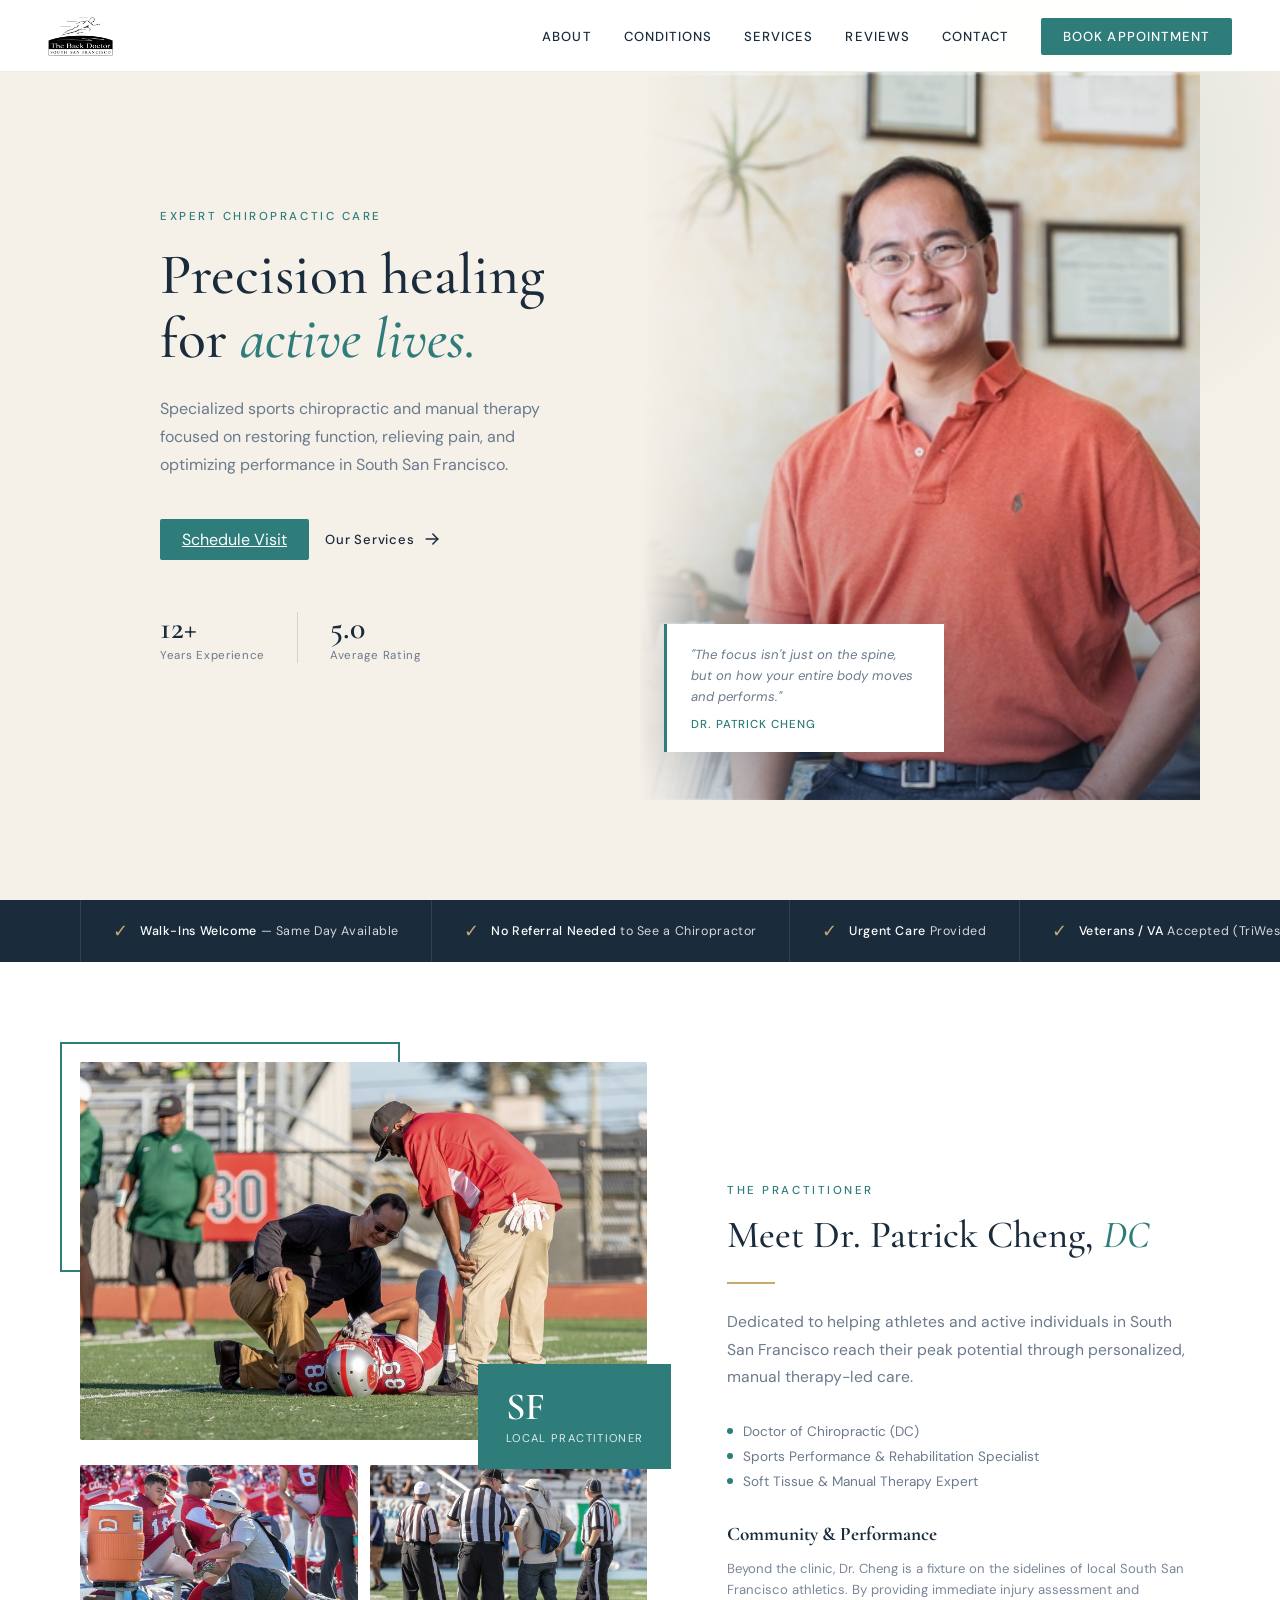
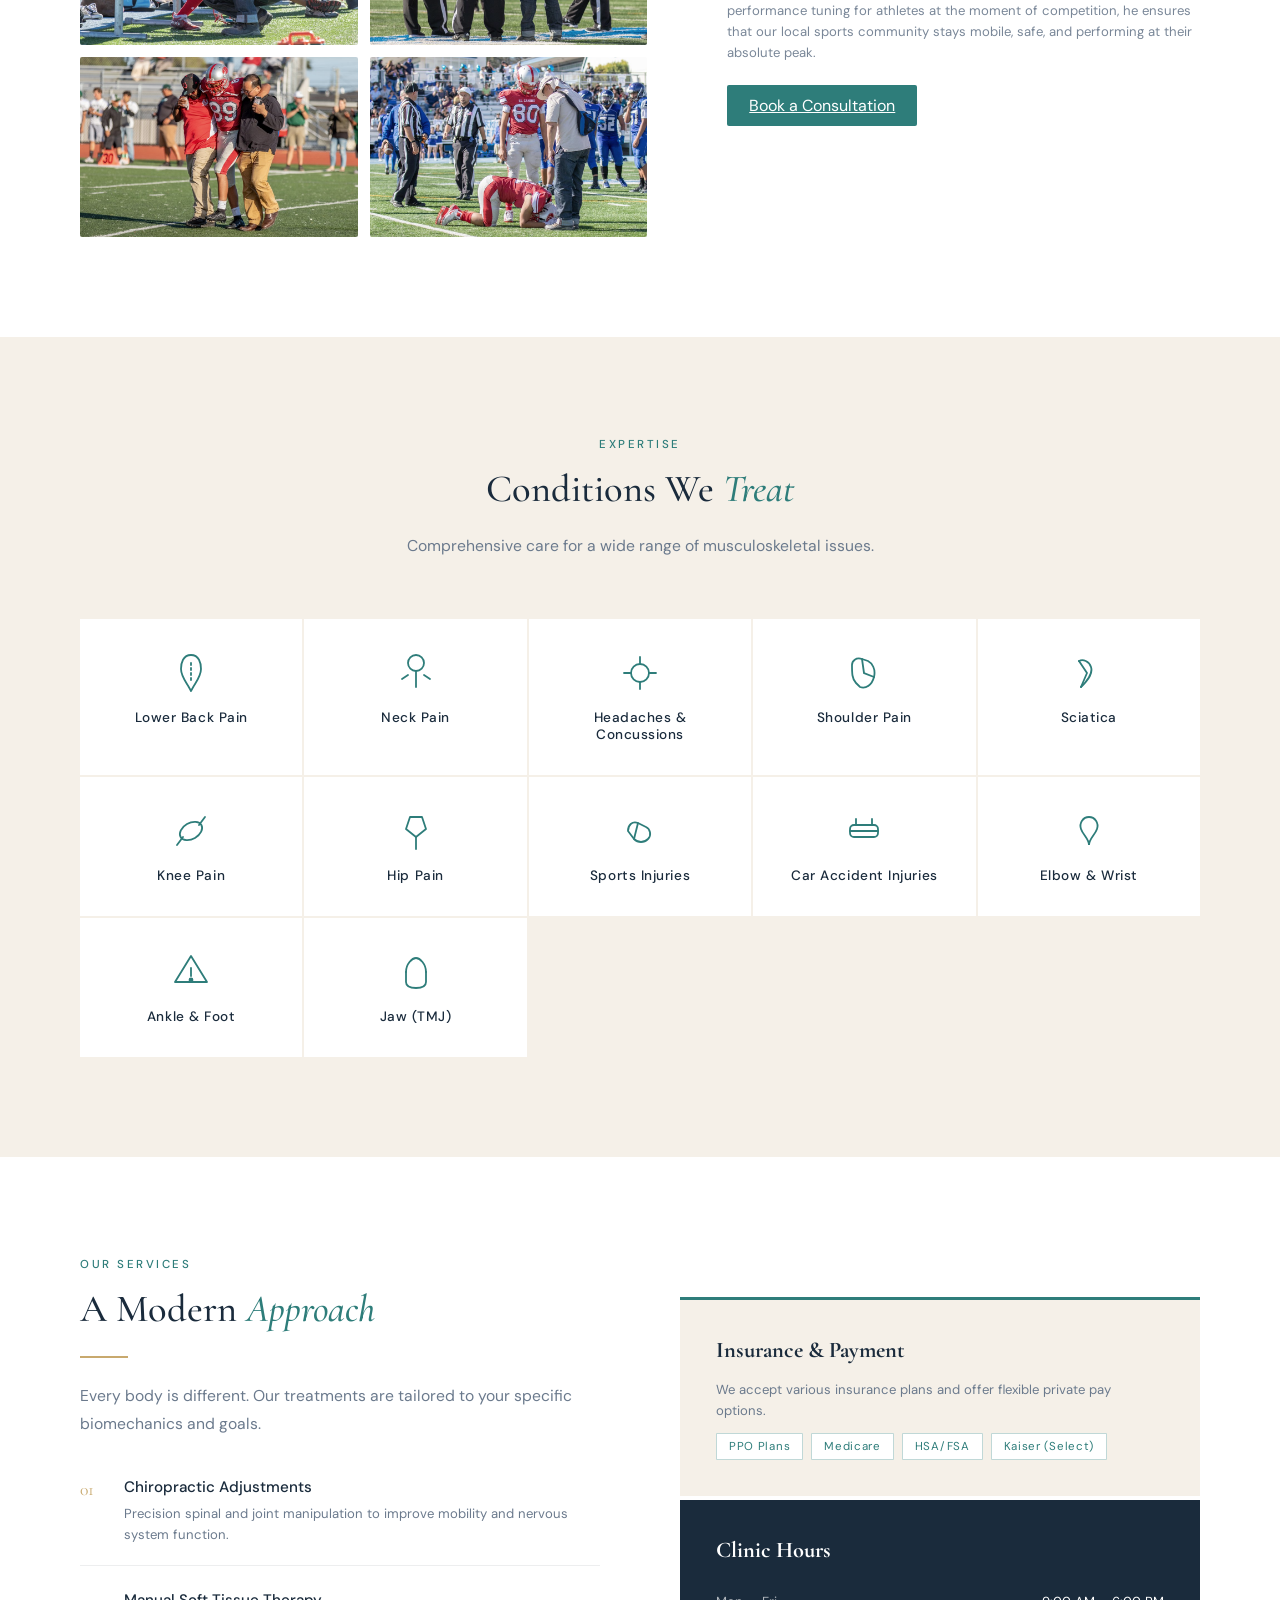
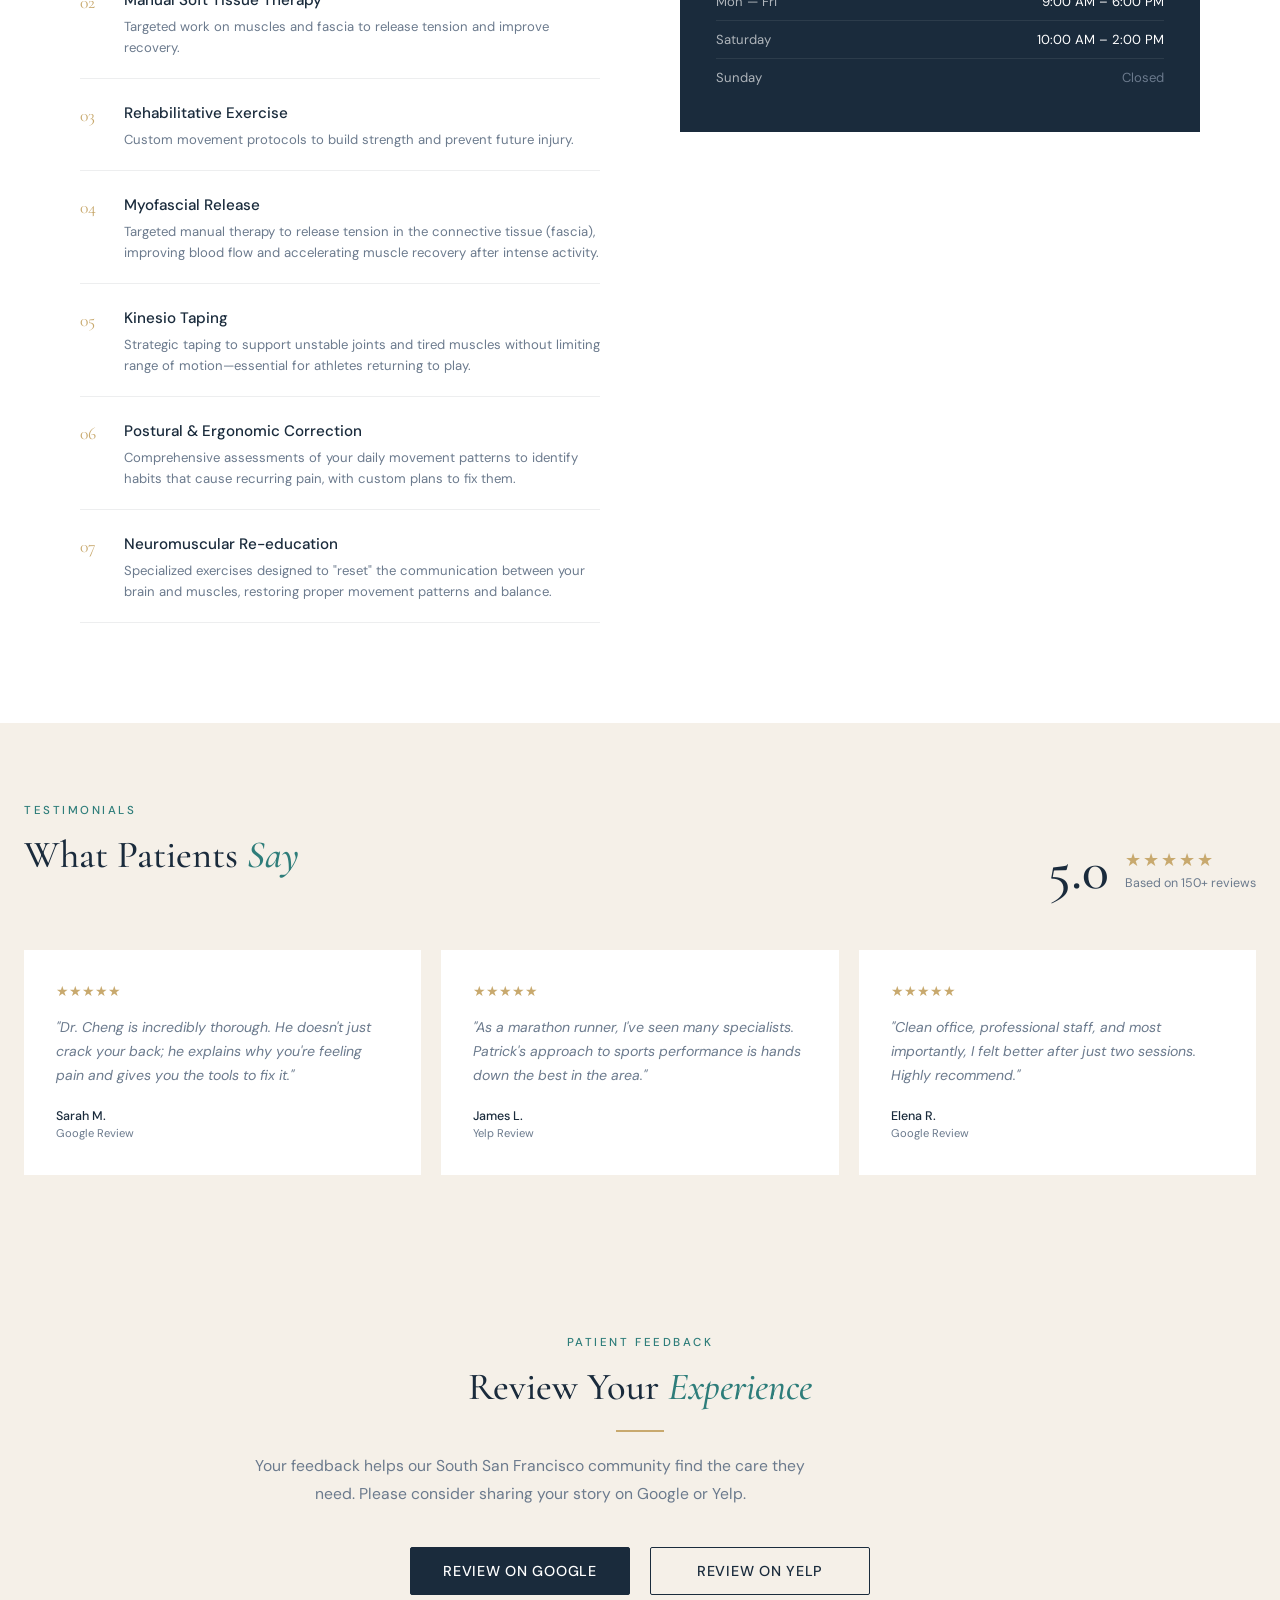
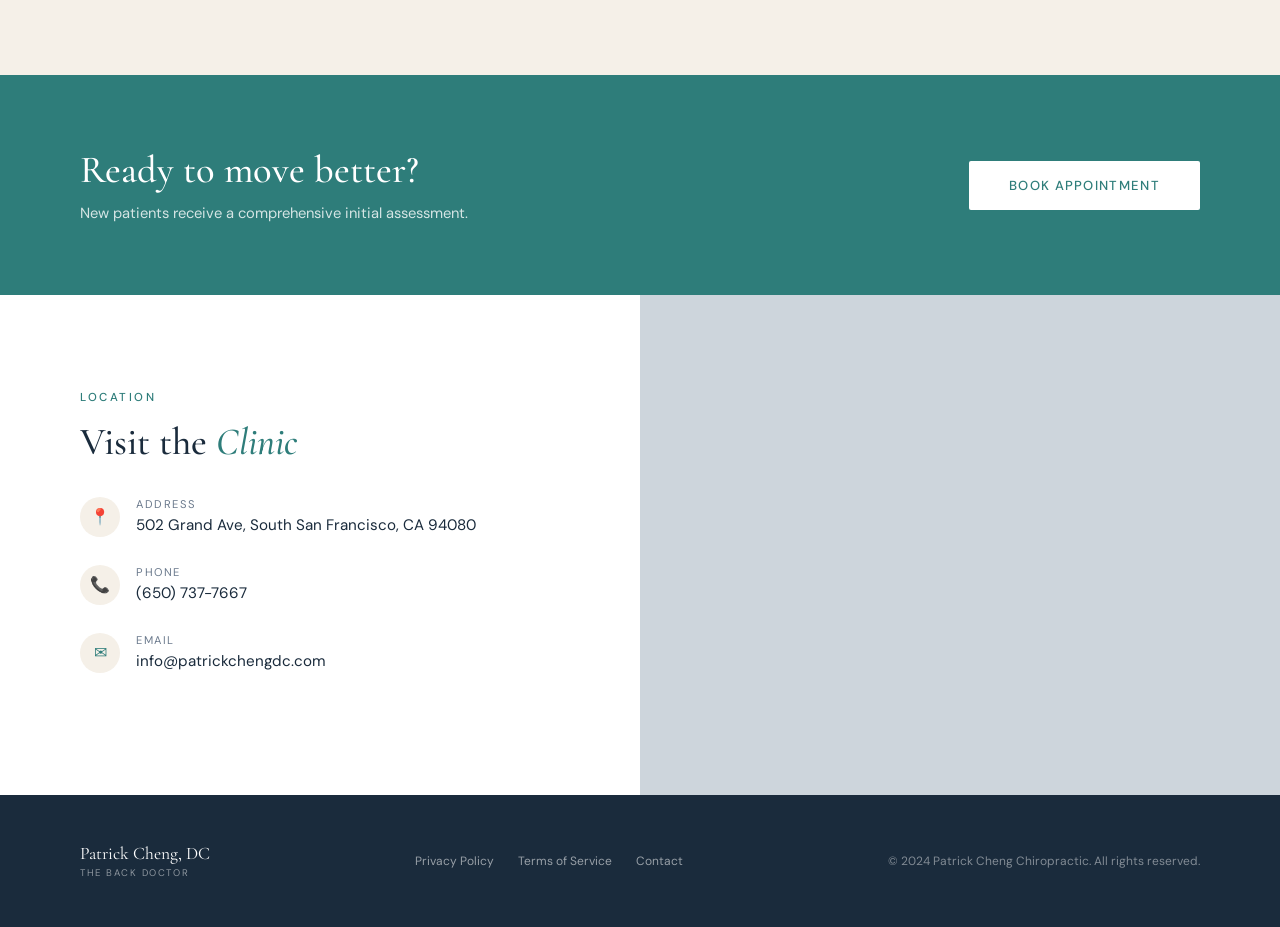
<file: index.html>
<!DOCTYPE html>
<html lang="en">
<head>
  <meta charset="UTF-8" />
  <meta name="viewport" content="width=device-width, initial-scale=1.0" />
  <meta name="description" content="Find relief from back pain, neck tension, and sciatica at The Back Doctor.
     From spinal adjustments to posture correction and injury recovery, we provide expert chiropractic care to help you move and feel your best.">
  <title>Patrick Cheng, DC — The Back Doctor | South San Francisco</title>
  
  <link rel="preconnect" href="https://fonts.googleapis.com" />
  <link rel="preconnect" href="https://fonts.gstatic.com" crossorigin />
  <link href="https://fonts.googleapis.com/css2?family=Cormorant+Garamond:ital,wght@0,400;0,500;0,600;1,400;1,500&family=DM+Sans:wght@300;400;500&display=swap" rel="stylesheet" />
  <link rel="icon" type="image/png" href="favicon.png">
  <link rel="apple-touch-icon" href="favicon.png">
  <link rel="stylesheet" href="style.css">
  <script type="application/ld+json">
  {
    "@context": "https://schema.org",
    "@type": "Chiropractor",
    "name": "The Back Doctor",
    "image": "https://dpolozov.github.io/thebackdoctor/logo.png",
    "@id": "https://dpolozov.github.io/thebackdoctor/",
    "url": "https://dpolozov.github.io/thebackdoctor/",
    "telephone": "650-737-7667",
    "address": {
      "@type": "PostalAddress",
      "streetAddress": "502 Grand Ave",
      "addressLocality": "South San Francisco",
      "addressRegion": "CA",
      "postalCode": "94080",
      "addressCountry": "US"
    },
    "geo": {
      "@type": "GeoCoordinates",
      "latitude": 37.6548,
      "longitude": -122.4078
    },
    "hasOfferCatalog": {
      "@type": "OfferCatalog",
      "name": "Chiropractic Services",
      "itemListElement": [
        {
          "@type": "Offer",
          "itemOffered": {
            "@type": "Service",
            "name": "Spinal Alignment & Adjustments",
            "description": "Correcting misalignments to improve nervous system function and reduce chronic pain."
          }
        },
        {
          "@type": "Offer",
          "itemOffered": {
            "@type": "Service",
            "name": "Sciatica & Pinched Nerve Treatment",
            "description": "Specialized care to relieve pressure on the sciatic nerve and restore leg mobility."
          }
        },
        {
          "@type": "Offer",
          "itemOffered": {
            "@type": "Service",
            "name": "Postural Screening & Correction",
            "description": "Analysis of spinal curvature and ergonomics to fix 'tech neck' and slouching."
          }
        },
        {
          "@type": "Offer",
          "itemOffered": {
            "@type": "Service",
            "name": "Sports Injury Rehabilitation",
            "description": "Adjustments and recovery plans for athletes to improve performance and heal faster."
          }
        }
      ]
    },
    "medicalSpecialty": "Chiropractic",
    "description": "Professional chiropractic clinic in South San Francisco specializing in spinal health, back pain relief, sciatica, and posture correction."
  }
  </script>
</head>
<body>

<nav id="main-nav">
  <a href="#" class="nav-logo" style="text-decoration:none">
    <img src="logo.webp" alt="Patrick Cheng DC Logo" class="logo-img">
  </a>
  <div class="hamburger" id="hamburger">
    <span></span><span></span><span></span>
  </div>
  <ul class="nav-links" id="nav-links">
    <li><a href="#about">About</a></li>
    <li><a href="#conditions">Conditions</a></li>
    <li><a href="#services">Services</a></li>
    <li><a href="#reviews">Reviews</a></li>
    <li><a href="#contact">Contact</a></li>
    <li><a href="#schedule" class="nav-cta">Book Appointment</a></li>
  </ul>
</nav>

<section class="hero">
  <div class="hero-left">
    <div class="hero-eyebrow">Expert Chiropractic Care</div>
    <h1 class="hero-title">Precision healing for <em>active lives.</em></h1>
    <p class="hero-desc">Specialized sports chiropractic and manual therapy focused on restoring function, relieving pain, and optimizing performance in South San Francisco.</p>
    <div class="hero-actions">
      <a href="#schedule" class="nav-cta">Schedule Visit</a>
      <a href="#services" class="btn-secondary">
        Our Services
        <svg width="20" height="20" viewBox="0 0 20 20" fill="none" xmlns="http://www.w3.org/2000/svg"><path d="M4.16663 10H15.8333" stroke="currentColor" stroke-width="1.5" stroke-linecap="round" stroke-linejoin="round"/><path d="M10.8333 5L15.8333 10L10.8333 15" stroke="currentColor" stroke-width="1.5" stroke-linecap="round" stroke-linejoin="round"/></svg>
      </a>
    </div>
    <div class="hero-badges">
      <div class="badge">
        <span class="badge-num">12+</span>
        <span class="badge-label">Years Experience</span>
      </div>
      <div class="badge-divider"></div>
      <div class="badge">
        <span class="badge-num">5.0</span>
        <span class="badge-label">Average Rating</span>
      </div>
    </div>
  </div>
  <div class="hero-right">
    <div class="hero-img-wrap">
      <img src="hero.jpg" alt="Chiropractic Care">
      <div class="hero-overlay"></div>
    </div>
    <div class="hero-card">
      <p>"The focus isn't just on the spine, but on how your entire body moves and performs."</p>
      <div class="card-attr">Dr. Patrick Cheng</div>
    </div>
  </div>
</section>

<!-- TRUST BAR -->
<div class="trust-bar">
  <div class="trust-item">
    <span class="trust-icon">✓</span>
    <span class="trust-text"><strong>Walk-Ins Welcome</strong> — Same Day Available</span>
  </div>
  <div class="trust-item">
    <span class="trust-icon">✓</span>
    <span class="trust-text"><strong>No Referral Needed</strong> to See a Chiropractor</span>
  </div>
  <div class="trust-item">
    <span class="trust-icon">✓</span>
    <span class="trust-text"><strong>Urgent Care</strong> Provided</span>
  </div>
  <div class="trust-item">
    <span class="trust-icon">✓</span>
    <span class="trust-text"><strong>Veterans / VA</strong> Accepted (TriWest)</span>
  </div>
  <div class="trust-item">
    <span class="trust-icon">✓</span>
    <span class="trust-text"><strong>HSA &amp; FSA</strong> Accepted</span>
  </div>
</div>

<section id="about">
  <div class="about-grid-container">
    <div class="about-main-image">
      <div class="about-img-wrap">
        <img src="about1.jpg" alt="Dr. Patrick Cheng at the Clinic">
        <div class="about-accent-box">
          <div class="num">SF</div>
          <div class="label">Local Practitioner</div>
        </div>
      </div>
    </div>
    
    <div class="about-gallery">
      <div class="gallery-item"><img src="about2.jpg" alt="On-field sports rehabilitation"></div>
      <div class="gallery-item"><img src="about3.jpg" alt="Consulting with officials"></div>
      <div class="gallery-item"><img src="about4.jpg" alt="Injury assistance"></div>
      <div class="gallery-item"><img src="about5.jpg" alt="Player assessment"></div>
    </div>
  </div>

  <div class="about-content">
    <div class="section-eyebrow">The Practitioner</div>
    <h2 class="section-title">Meet Dr. Patrick Cheng, <em>DC</em></h2>
    <div class="divider-line"></div>
    <p class="section-lead">Dedicated to helping athletes and active individuals in South San Francisco reach their peak potential through personalized, manual therapy-led care.</p>
    <div class="credentials">
      <div class="credential">Doctor of Chiropractic (DC)</div>
      <div class="credential">Sports Performance & Rehabilitation Specialist</div>
      <div class="credential">Soft Tissue & Manual Therapy Expert</div>
    </div>
    <div class="community-impact" style="margin-top: 32px; margin-bottom: 32px;">
      <h3 style="font-family: var(--serif); font-size: 1.2rem; color: var(--navy); margin-bottom: 12px;">Community & Performance</h3>
      <p class="service-desc" style="font-style: normal; opacity: 0.9;">
        Beyond the clinic, Dr. Cheng is a fixture on the sidelines of local South San Francisco athletics. By providing immediate injury assessment and performance tuning for athletes at the moment of competition, he ensures that our local sports community stays mobile, safe, and performing at their absolute peak.
      </p>
    </div>
    <a href="#schedule" class="nav-cta">Book a Consultation</a>
  </div>
</section>

<section id="conditions">
  <div style="text-align:center; margin-bottom:60px">
    <div class="section-eyebrow">Expertise</div>
    <h2 class="section-title">Conditions We <em>Treat</em></h2>
    <p class="section-lead" style="margin:0 auto">Comprehensive care for a wide range of musculoskeletal issues.</p>
  </div>
  <div class="conditions-grid">
    <div class="condition-card">
      <div class="cond-icon">
        <svg viewBox="0 0 44 44" fill="none" stroke="currentColor" stroke-width="1.8">
          <path d="M22 4 C14 4 12 12 12 18 C12 26 18 32 22 40 C26 32 32 26 32 18 C32 12 30 4 22 4Z" stroke-linecap="round" stroke-linejoin="round"/>
          <line x1="22" y1="12" x2="22" y2="32" stroke-linecap="round" stroke-dasharray="2 3"/>
        </svg>
      </div>
      <div class="cond-name">Lower Back Pain</div>
    </div>
    <div class="condition-card">
      <div class="cond-icon">
        <svg viewBox="0 0 44 44" fill="none" stroke="currentColor" stroke-width="1.8">
          <circle cx="22" cy="12" r="8"/>
          <path d="M22 20 L22 36" stroke-linecap="round"/>
          <path d="M14 24 L8 28 M30 24 L36 28" stroke-linecap="round"/>
        </svg>
      </div>
      <div class="cond-name">Neck Pain</div>
    </div>
    <div class="condition-card">
      <div class="cond-icon">
        <svg viewBox="0 0 44 44" fill="none" stroke="currentColor" stroke-width="1.8">
          <circle cx="22" cy="22" r="9"/>
          <path d="M22 6 L22 13 M22 31 L22 38 M6 22 L13 22 M31 22 L38 22" stroke-linecap="round"/>
        </svg>
      </div>
      <div class="cond-name">Headaches &amp; Concussions</div>
    </div>
    <div class="condition-card">
      <div class="cond-icon">
        <svg viewBox="0 0 44 44" fill="none" stroke="currentColor" stroke-width="1.8">
          <path d="M10 14 C10 10 14 6 20 8 L26 10 C30 12 34 18 32 26 C30 34 24 38 18 36 L14 32 C10 28 10 22 10 14Z"/>
          <path d="M20 8 L22 22 L32 26" stroke-linecap="round"/>
        </svg>
      </div>
      <div class="cond-name">Shoulder Pain</div>
    </div>
    <div class="condition-card">
      <div class="cond-icon">
        <svg viewBox="0 0 44 44" fill="none" stroke="currentColor" stroke-width="1.8">
          <path d="M12 10 L20 22 L14 36" stroke-linecap="round" stroke-linejoin="round"/>
          <path d="M12 10 C16 8 22 10 24 16 C26 22 22 28 14 36" stroke-linecap="round"/>
        </svg>
      </div>
      <div class="cond-name">Sciatica</div>
    </div>
    <div class="condition-card">
      <div class="cond-icon">
        <svg viewBox="0 0 44 44" fill="none" stroke="currentColor" stroke-width="1.8">
          <ellipse cx="22" cy="22" rx="12" ry="8" transform="rotate(-30 22 22)"/>
          <path d="M14 28 L8 36 M30 16 L36 8" stroke-linecap="round"/>
        </svg>
      </div>
      <div class="cond-name">Knee Pain</div>
    </div>
    <div class="condition-card">
      <div class="cond-icon">
        <svg viewBox="0 0 44 44" fill="none" stroke="currentColor" stroke-width="1.8">
          <path d="M16 8 L28 8 L32 20 L22 28 L12 20 Z" stroke-linejoin="round"/>
          <path d="M22 28 L22 40" stroke-linecap="round"/>
        </svg>
      </div>
      <div class="cond-name">Hip Pain</div>
    </div>
    <div class="condition-card">
      <div class="cond-icon">
        <svg viewBox="0 0 44 44" fill="none" stroke="currentColor" stroke-width="1.8">
          <path d="M10 22 C10 16 14 12 20 14 L28 18 C32 20 34 26 30 30 C26 34 20 34 16 30 L10 22Z"/>
          <line x1="20" y1="14" x2="16" y2="30" stroke-linecap="round"/>
        </svg>
      </div>
      <div class="cond-name">Sports Injuries</div>
    </div>
    <div class="condition-card">
      <div class="cond-icon">
        <svg viewBox="0 0 44 44" fill="none" stroke="currentColor" stroke-width="1.8">
          <rect x="8" y="16" width="28" height="12" rx="4"/>
          <line x1="8" y1="22" x2="36" y2="22" stroke-linecap="round"/>
          <path d="M14 16 L14 10 M30 16 L30 10" stroke-linecap="round"/>
        </svg>
      </div>
      <div class="cond-name">Car Accident Injuries</div>
    </div>
    <div class="condition-card">
      <div class="cond-icon">
        <svg viewBox="0 0 44 44" fill="none" stroke="currentColor" stroke-width="1.8">
          <path d="M22 8 C16 8 12 14 14 20 C16 26 22 30 22 36 C22 30 28 26 30 20 C32 14 28 8 22 8Z"/>
        </svg>
      </div>
      <div class="cond-name">Elbow &amp; Wrist</div>
    </div>
    <div class="condition-card">
      <div class="cond-icon">
        <svg viewBox="0 0 44 44" fill="none" stroke="currentColor" stroke-width="1.8">
          <path d="M22 6 L38 32 L6 32 Z" stroke-linejoin="round"/>
          <line x1="22" y1="18" x2="22" y2="26" stroke-linecap="round"/>
          <circle cx="22" cy="30" r="1.5" fill="currentColor"/>
        </svg>
      </div>
      <div class="cond-name">Ankle &amp; Foot</div>
    </div>
    <div class="condition-card">
      <div class="cond-icon">
        <svg viewBox="0 0 44 44" fill="none" stroke="currentColor" stroke-width="1.8">
          <path d="M12 22 C12 14 18 8 22 8 C26 8 32 14 32 22" stroke-linecap="round"/>
          <path d="M12 22 L12 32 C12 36 16 38 22 38 C28 38 32 36 32 32 L32 22" stroke-linecap="round"/>
        </svg>
      </div>
      <div class="cond-name">Jaw (TMJ)</div>
    </div>
  </div>
</section>

<section id="services">
  <div>
    <div class="section-eyebrow">Our Services</div>
    <h2 class="section-title">A Modern <em>Approach</em></h2>
    <div class="divider-line"></div>
    <p class="section-lead">Every body is different. Our treatments are tailored to your specific biomechanics and goals.</p>
    
    <div class="services-list">
      <div class="service-item">
        <div class="service-num">01</div>
        <div class="service-content">
          <div class="service-title">Chiropractic Adjustments</div>
          <div class="service-desc">Precision spinal and joint manipulation to improve mobility and nervous system function.</div>
        </div>
      </div>
      <div class="service-item">
        <div class="service-num">02</div>
        <div class="service-content">
          <div class="service-title">Manual Soft Tissue Therapy</div>
          <div class="service-desc">Targeted work on muscles and fascia to release tension and improve recovery.</div>
        </div>
      </div>
      <div class="service-item">
        <div class="service-num">03</div>
        <div class="service-content">
          <div class="service-title">Rehabilitative Exercise</div>
          <div class="service-desc">Custom movement protocols to build strength and prevent future injury.</div>
        </div>
      </div>
      <div class="service-item">
        <div class="service-num">04</div>
        <div class="service-content">
          <div class="service-title">Myofascial Release</div>
          <div class="service-desc">Targeted manual therapy to release tension in the connective tissue (fascia), improving blood flow and accelerating muscle recovery after intense activity.</div>
        </div>
      </div>

      <div class="service-item">
        <div class="service-num">05</div>
        <div class="service-content">
          <div class="service-title">Kinesio Taping</div>
          <div class="service-desc">Strategic taping to support unstable joints and tired muscles without limiting range of motion—essential for athletes returning to play.</div>
        </div>
      </div>

      <div class="service-item">
        <div class="service-num">06</div>
        <div class="service-content">
          <div class="service-title">Postural & Ergonomic Correction</div>
          <div class="service-desc">Comprehensive assessments of your daily movement patterns to identify habits that cause recurring pain, with custom plans to fix them.</div>
        </div>
      </div>

      <div class="service-item">
        <div class="service-num">07</div>
        <div class="service-content">
          <div class="service-title">Neuromuscular Re-education</div>
          <div class="service-desc">Specialized exercises designed to "reset" the communication between your brain and muscles, restoring proper movement patterns and balance.</div>
        </div>
      </div>
    </div>
  </div>

  <div class="services-aside">
    <div class="insurance-box">
      <h3>Insurance & Payment</h3>
      <p class="service-desc">We accept various insurance plans and offer flexible private pay options.</p>
      <div class="insurance-list">
        <span class="ins-tag">PPO Plans</span>
        <span class="ins-tag">Medicare</span>
        <span class="ins-tag">HSA/FSA</span>
        <span class="ins-tag">Kaiser (Select)</span>
      </div>
    </div>

    <div class="hours-box">
      <h3>Clinic Hours</h3>
      <div class="hours-row">
        <span class="hours-day">Mon — Fri</span>
        <span class="hours-time">9:00 AM – 6:00 PM</span>
      </div>
      <div class="hours-row">
        <span class="hours-day">Saturday</span>
        <span class="hours-time">10:00 AM – 2:00 PM</span>
      </div>
      <div class="hours-row">
        <span class="hours-day">Sunday</span>
        <span class="hours-closed">Closed</span>
      </div>
    </div>
  </div>
</section>

<section id="reviews">
  <div class="reviews-header">
    <div>
      <div class="section-eyebrow">Testimonials</div>
      <h2 class="section-title">What Patients <em>Say</em></h2>
    </div>
    <div class="rating-summary">
      <div class="rating-big">5.0</div>
      <div class="rating-detail">
        <div class="stars">★★★★★</div>
        <div class="rating-count">Based on 150+ reviews</div>
      </div>
    </div>
  </div>

  <div class="reviews-grid">
    <div class="review-card">
      <div class="review-stars">★★★★★</div>
      <p class="review-text">"Dr. Cheng is incredibly thorough. He doesn't just crack your back; he explains why you're feeling pain and gives you the tools to fix it."</p>
      <div class="review-author">Sarah M.</div>
      <div class="review-source">Google Review</div>
    </div>
    <div class="review-card">
      <div class="review-stars">★★★★★</div>
      <p class="review-text">"As a marathon runner, I've seen many specialists. Patrick's approach to sports performance is hands down the best in the area."</p>
      <div class="review-author">James L.</div>
      <div class="review-source">Yelp Review</div>
    </div>
    <div class="review-card">
      <div class="review-stars">★★★★★</div>
      <p class="review-text">"Clean office, professional staff, and most importantly, I felt better after just two sessions. Highly recommend."</p>
      <div class="review-author">Elena R.</div>
      <div class="review-source">Google Review</div>
    </div>
  </div>
</section>

<section id="reviews" class="reveal">
  <div class="reviews-container" style="text-align: center; max-width: 800px; margin: 0 auto;">
    <div class="section-eyebrow">Patient Feedback</div>
    <h2 class="section-title" style="font-family: var(--serif);">Review Your <em>Experience</em></h2>
    <div class="divider-line" style="margin: 20px auto;"></div>
    <p class="section-lead" style="margin-bottom: 40px;">Your feedback helps our South San Francisco community find the care they need. Please consider sharing your story on Google or Yelp.</p>
    
    <div class="review-buttons">
      <a href="https://search.google.com/local/writereview?placeid=YOUR_GOOGLE_PLACE_ID" target="_blank" class="btn-review google-btn">
        Review on Google
      </a>
      <a href="https://www.yelp.com/writeareview/biz/patrick-cheng-dc-the-back-doctor-south-san-francisco-3?osq=The+Back+Doctor" target="_blank" class="btn-review yelp-btn">
        Review on Yelp
      </a>
    </div>
  </div>
</section>

<div class="cta-band">
  <div class="cta-band-text">
    <h2>Ready to move better?</h2>
    <p>New patients receive a comprehensive initial assessment.</p>
  </div>
  <a href="#schedule" class="btn-white">Book Appointment</a>
</div>

<section id="contact">
  <div class="contact-info">
    <div class="section-eyebrow">Location</div>
    <h2 class="section-title">Visit the <em>Clinic</em></h2>
    
    <div class="contact-detail">
      <div class="contact-detail-icon">📍</div>
      <div class="contact-detail-body">
        <div class="contact-detail-label">Address</div>
        <div class="contact-detail-value">502 Grand Ave, South San Francisco, CA 94080</div>
      </div>
    </div>

    <div class="contact-detail">
      <div class="contact-detail-icon">📞</div>
      <div class="contact-detail-body">
        <div class="contact-detail-label">Phone</div>
        <div class="contact-detail-value"><a href="tel:6507377667">(650) 737-7667</a></div>
      </div>
    </div>

    <div class="contact-detail">
      <div class="contact-detail-icon">✉</div>
      <div class="contact-detail-body">
        <div class="contact-detail-label">Email</div>
        <div class="contact-detail-value">
          <a href="mailto:info@patrickchengdc.com?subject=Inquiry from Website" style="text-decoration: none; color: inherit;">info@patrickchengdc.com</a>
        </div>
      </div>
    </div>
  </div>
  <div class="map-wrap">
    <iframe src="https://www.google.com/maps/embed?pb=!1m18!1m12!1m3!1d3160.034731305417!2d-122.4116489!3d37.6543886!2m3!1f0!2f0!3f0!3m2!1i1024!2i768!4f13.1!3m3!1m2!1s0x808f796263155555%3A0x7d6a5a8a1a1a1a1a!2s502%20Grand%20Ave%2C%20South%20San%20Francisco%2C%20CA%2094080!5e0!3m2!1sen!2sus!4v1711920000000!5m2!1sen!2sus" allowfullscreen="" loading="lazy"></iframe>
  </div>
</section>

<footer>
  <div class="footer-logo">
    <div class="logo-main">Patrick Cheng, DC</div>
    <div class="logo-sub">The Back Doctor</div>
  </div>
  <div class="footer-links">
    <a href="#">Privacy Policy</a>
    <a href="#">Terms of Service</a>
    <a href="#contact">Contact</a>
  </div>
  <div class="footer-copy">
    © 2024 Patrick Cheng Chiropractic. All rights reserved.
  </div>
</footer>

<div id="booking-modal" class="modal">
  <div class="modal-content">
    <span class="close-modal">&times;</span>
    <div class="modal-header">
      <h2 style="font-family: var(--serif); color: var(--navy);">Schedule Your Visit</h2>
      <p style="font-family: var(--sans); font-weight: 300; opacity: 0.8;">Select a time that works for you.</p>
      <p style="font-size: 0.85rem; font-family: var(--sans);">
        Need help? <a href="tel:6507377667" style="color: var(--teal); font-weight: 500; text-decoration: none;">Call us directly</a>
      </p>
    </div>
    <div class="modal-body">
      <iframe src="https://backdoctor.acuityscheduling.com/schedule/1ddc9c29" 
              width="100%" 
              height="600" 
              frameBorder="0"></iframe>
      <script src="https://embed.acuityscheduling.com/js/embed.js" type="text/javascript"></script>
    </div>
  </div>
</div>
<script src="script.js"></script>

</body>
</html>
</file>
<file: style.css>
*, *::before, *::after { box-sizing: border-box; margin: 0; padding: 0; }

:root {
  --navy:   #1a2b3c;
  --teal:   #2e7d7a;
  --teal-lt:#3a9a96;
  --sand:   #f5f0e8;
  --warm:   #ede8dc;
  --white:  #ffffff;
  --text:   #2c3e50;
  --muted:  #6b7a8d;
  --accent: #c8a96e;
  --serif:  'Cormorant Garamond', Georgia, serif;
  --sans:   'DM Sans', sans-serif;
}

html { scroll-behavior: smooth; }

body {
  font-family: var(--sans);
  color: var(--text);
  background: var(--white);
  overflow-x: hidden;
}

/* ── NAV ─────────────────────────────────────────── */
nav {
  position: fixed; top: 0; left: 0; right: 0; z-index: 100;
  display: flex; align-items: center; justify-content: space-between;
  padding: 0 48px;
  height: 72px;
  background: rgba(255,255,255,0.97);
  backdrop-filter: blur(8px);
  border-bottom: 1px solid rgba(46,125,122,0.12);
  transition: box-shadow .3s;
}
nav.scrolled { box-shadow: 0 2px 24px rgba(26,43,60,0.1); }

.nav-logo {
  display: flex; align-items: center; line-height: 1;
}
.nav-logo img {
  height: 52px;
  width: auto;
  transition: opacity .2s;
}
.nav-logo:hover img {
  opacity: .8;
}

.nav-links {
  display: flex; align-items: center; gap: 32px; list-style: none;
}
.nav-links a {
  text-decoration: none;
  font-size: .82rem;
  font-weight: 500;
  letter-spacing: .08em;
  text-transform: uppercase;
  color: var(--navy);
  transition: color .2s;
}
.nav-links a:hover { color: var(--teal); }

.nav-cta {
  background: var(--teal);
  color: var(--white) !important;
  padding: 10px 22px;
  border-radius: 2px;
  transition: background .2s !important;
}
.nav-cta:hover { background: var(--navy) !important; color: var(--white) !important; }

/* Styling for the Call button to match the Book button's shape/size */
.btn-secondary-nav {
  display: inline-block;
  padding: 10px 24px;
  background: transparent;
  color: var(--navy);
  border: 1px solid var(--navy);
  font-family: var(--sans);
  font-weight: 500;
  font-size: 0.9rem;
  text-transform: uppercase;
  letter-spacing: 0.05em;
  text-decoration: none;
  border-radius: 2px;
  transition: all 0.3s ease;
}

.btn-secondary-nav:hover {
  background: var(--navy);
  color: var(--white);
}

/* Mobile Adjustments */
@media (max-width: 900px) {
  .nav-links li {
    padding: 8px 0; /* Tighten padding for the two buttons */
  }
  
  .btn-secondary-nav {
    display: block;
    text-align: center;
    width: 100%;
    margin-bottom: 10px;
  }
}

/* hamburger */
.hamburger { display: none; flex-direction: column; gap: 5px; cursor: pointer; background: none; border: none; padding: 4px; }
.hamburger span { display: block; width: 24px; height: 2px; background: var(--navy); transition: .3s; }
.hamburger.open span:nth-child(1) { transform: translateY(7px) rotate(45deg); }
.hamburger.open span:nth-child(2) { opacity: 0; }
.hamburger.open span:nth-child(3) { transform: translateY(-7px) rotate(-45deg); }

/* ── HERO ────────────────────────────────────────── */
.hero {
  min-height: 100vh;
  display: grid;
  grid-template-columns: 1fr 1fr;
  padding-top: 72px;
  background: var(--sand);
  position: relative;
  overflow: hidden;
}

.hero::before {
  content: '';
  position: absolute;
  top: -120px; right: -80px;
  width: 560px; height: 560px;
  border-radius: 50%;
  background: radial-gradient(circle, rgba(46,125,122,.12) 0%, transparent 70%);
  pointer-events: none;
}

.hero-left {
  display: flex; flex-direction: column; justify-content: center;
  padding: 80px 64px 80px 80px;
  position: relative; z-index: 1;
}

.hero-eyebrow {
  font-size: .72rem;
  font-weight: 500;
  letter-spacing: .22em;
  text-transform: uppercase;
  color: var(--teal);
  margin-bottom: 20px;
  opacity: 0; animation: fadeUp .8s .2s forwards;
}

.hero-title {
  font-family: var(--serif);
  font-size: clamp(2.8rem, 4.5vw, 4.2rem);
  font-weight: 500;
  line-height: 1.1;
  color: var(--navy);
  margin-bottom: 24px;
  opacity: 0; animation: fadeUp .8s .35s forwards;
}
.hero-title em { font-style: italic; color: var(--teal); }

.hero-desc {
  font-size: 1rem;
  line-height: 1.75;
  color: var(--muted);
  max-width: 440px;
  margin-bottom: 40px;
  opacity: 0; animation: fadeUp .8s .5s forwards;
}

.hero-actions {
  display: flex; gap: 16px; align-items: center; flex-wrap: wrap;
  opacity: 0; animation: fadeUp .8s .65s forwards;
}

.btn-primary {
  display: inline-block;
  background: var(--teal);
  color: var(--white);
  text-decoration: none;
  font-size: .82rem;
  font-weight: 500;
  letter-spacing: .1em;
  text-transform: uppercase;
  padding: 15px 36px;
  border-radius: 2px;
  transition: background .25s, transform .2s;
}
.btn-primary:hover { background: var(--navy); transform: translateY(-1px); }

.btn-secondary {
  display: inline-flex; align-items: center; gap: 8px;
  color: var(--navy);
  text-decoration: none;
  font-size: .82rem;
  font-weight: 500;
  letter-spacing: .06em;
  transition: color .2s;
}
.btn-secondary:hover { color: var(--teal); }
.btn-secondary svg { transition: transform .2s; }
.btn-secondary:hover svg { transform: translateX(3px); }

.hero-badges {
  display: flex; gap: 32px; margin-top: 52px;
  opacity: 0; animation: fadeUp .8s .8s forwards;
}
.badge { display: flex; flex-direction: column; }
.badge-num {
  font-family: var(--serif);
  font-size: 2rem;
  font-weight: 600;
  color: var(--navy);
  line-height: 1;
}
.badge-label {
  font-size: .72rem;
  font-weight: 400;
  letter-spacing: .06em;
  color: var(--muted);
  margin-top: 4px;
}
.badge-divider { width: 1px; background: rgba(26,43,60,.15); }

.hero-right {
  position: relative;
  display: flex; align-items: center; justify-content: center;
  overflow: hidden;
}

.hero-img-wrap {
  position: absolute; inset: 0;
  opacity: 0; animation: fadeIn 1.2s .4s forwards;
}
.hero-img-wrap img {
  width: 100%; height: 100%;
  object-fit: cover;
  object-position: center top;
}
.hero-overlay {
  position: absolute; inset: 0;
  background: linear-gradient(to right, var(--sand) 0%, transparent 30%),
              linear-gradient(to top, rgba(26,43,60,.35) 0%, transparent 60%);
}

.hero-card {
  position: absolute;
  bottom: 48px; left: 24px;
  background: var(--white);
  border-left: 3px solid var(--teal);
  padding: 20px 24px;
  box-shadow: 0 8px 40px rgba(26,43,60,.15);
  max-width: 280px;
  opacity: 0; animation: slideRight .8s .9s forwards;
}
.hero-card p {
  font-size: .82rem;
  line-height: 1.6;
  color: var(--muted);
  font-style: italic;
}
.hero-card .card-attr {
  margin-top: 10px;
  font-size: .72rem;
  font-weight: 500;
  letter-spacing: .08em;
  text-transform: uppercase;
  color: var(--teal);
}

/* ── TRUST BAR ───────────────────────────────────── */
.trust-bar {
  background: var(--navy);
  padding: 0 80px;
  display: flex; align-items: stretch;
  overflow-x: auto;
}
.trust-item {
  display: flex; align-items: center; gap: 12px;
  padding: 20px 32px;
  border-right: 1px solid rgba(255,255,255,.1);
  white-space: nowrap;
  flex-shrink: 0;
}
.trust-item:first-child { border-left: 1px solid rgba(255,255,255,.1); }
.trust-icon { color: var(--accent); font-size: 1.1rem; }
.trust-text { font-size: .78rem; font-weight: 400; letter-spacing: .05em; color: rgba(255,255,255,.82); }
.trust-text strong { color: var(--white); font-weight: 500; }

/* ── SECTION COMMONS ─────────────────────────────── */
section { padding: 100px 80px; }
.section-eyebrow {
  font-size: .72rem; font-weight: 500; letter-spacing: .22em;
  text-transform: uppercase; color: var(--teal); margin-bottom: 14px;
}
.section-title {
  font-family: var(--serif); font-size: clamp(2rem, 3vw, 2.8rem);
  font-weight: 500; color: var(--navy); line-height: 1.2; margin-bottom: 20px;
}
.section-title em { font-style: italic; color: var(--teal); }
.section-lead {
  font-size: .98rem; line-height: 1.75; color: var(--muted); max-width: 580px;
}
.divider-line {
  width: 48px; height: 2px; background: var(--accent); margin: 24px 0;
}

    /* ── ABOUT ───────────────────────────────────────── */
    #about {
      background: var(--white);
      display: grid; grid-template-columns: 1fr 1fr; gap: 80px; align-items: center;
    }
    .about-img-wrap {
      position: relative;
    }
    .about-img-wrap::before {
      content: '';
      position: absolute;
      top: -20px; left: -20px;
      width: 60%; height: 60%;
      border: 2px solid var(--teal);
      z-index: 0;
    }
    .about-img-wrap img {
      width: 100%; border-radius: 2px;
      position: relative; z-index: 1;
      filter: grayscale(20%);
    }
    .about-accent-box {
      position: absolute;
      bottom: -24px; right: -24px;
      background: var(--teal);
      color: var(--white);
      padding: 24px 28px;
      z-index: 2;
    }
    .about-accent-box .num {
      font-family: var(--serif); font-size: 2.4rem; font-weight: 600; line-height: 1;
    }
    .about-accent-box .label {
      font-size: .7rem; letter-spacing: .12em; text-transform: uppercase;
      opacity: .85; margin-top: 4px;
    }

    .credentials {
      display: flex; flex-direction: column; gap: 8px; margin-top: 32px;
    }
    .credential {
      display: flex; align-items: center; gap: 10px;
      font-size: .85rem; color: var(--muted);
    }
    .credential::before {
      content: ''; display: block;
      width: 6px; height: 6px; border-radius: 50%;
      background: var(--teal); flex-shrink: 0;
    }


/* --- ABOUT GALLERY EXTENSION --- */
.about-grid-container {
  display: flex;
  flex-direction: column;
  gap: 20px;
}

.about-gallery {
  display: grid;
  grid-template-columns: repeat(2, 1fr);
  gap: 12px;
}

.gallery-item {
  overflow: hidden;
  border-radius: 2px;
  height: 180px; /* Uniform height for the mini-gallery */
}

.gallery-item img {
  width: 100%;
  height: 100%;
  object-fit: cover;
  transition: transform 0.4s ease;
  filter: grayscale(15%);
}

.gallery-item:hover img {
  transform: scale(1.05);
  filter: grayscale(0%);
}

/* Adjusting the existing About layout to accommodate the new grid */
@media (min-width: 901px) {
  #about {
    grid-template-columns: 1.2fr 1fr; /* Give more space to the imagery */
  }
}

@media (max-width: 900px) {
  .gallery-item {
    height: 140px;
  }
}


.credentials {
  display: flex; flex-direction: column; gap: 8px; margin-top: 32px;
}
.credential {
  display: flex; align-items: center; gap: 10px;
  font-size: .85rem; color: var(--muted);
}
.credential::before {
  content: ''; display: block;
  width: 6px; height: 6px; border-radius: 50%;
  background: var(--teal); flex-shrink: 0;
}

/* ── CONDITIONS ──────────────────────────────────── */
#conditions { background: var(--sand); }
.conditions-grid {
  display: grid;
  grid-template-columns: repeat(auto-fill, minmax(200px, 1fr));
  gap: 2px; margin-top: 52px;
}
.condition-card {
  background: var(--white);
  padding: 32px 24px;
  text-align: center;
  transition: background .25s, transform .2s;
  cursor: default;
}
.condition-card:hover {
  background: var(--navy);
  transform: translateY(-2px);
}
.condition-card:hover .cond-icon,
.condition-card:hover .cond-name { color: var(--white); }
.condition-card:hover .cond-icon svg path,
.condition-card:hover .cond-icon svg rect,
.condition-card:hover .cond-icon svg circle { stroke: var(--white); }

.cond-icon {
  width: 44px; height: 44px;
  margin: 0 auto 14px;
  color: var(--teal);
}
.cond-name {
  font-size: .85rem; font-weight: 500; color: var(--navy);
  letter-spacing: .04em;
}

/* ── SERVICES ────────────────────────────────────── */
#services {
  background: var(--white);
  display: grid; grid-template-columns: 1fr 1fr; gap: 80px; align-items: start;
}
.services-list { display: flex; flex-direction: column; gap: 4px; margin-top: 20px; }
.service-item {
  border-bottom: 1px solid rgba(26,43,60,.08);
  padding: 20px 0;
  display: flex; align-items: flex-start; gap: 16px;
  cursor: pointer;
}
.service-num {
  font-family: var(--serif); font-size: 1.1rem; color: var(--accent);
  min-width: 28px; padding-top: 2px;
}

.services-grid {
  display: grid;
  grid-template-columns: repeat(auto-fit, minmax(280px, 1fr));
  gap: 32px;
  margin-top: 48px;
}
.service-title {
  font-weight: 500; font-size: .95rem; color: var(--navy); margin-bottom: 6px;
}
.service-desc {
  font-size: .82rem; line-height: 1.6; color: var(--muted);
}

.services-aside {
  position: sticky; top: 100px;
}
.insurance-box {
  background: var(--sand);
  padding: 36px;
  border-top: 3px solid var(--teal);
  margin-top: 40px;
}
.insurance-box h3 {
  font-family: var(--serif); font-size: 1.4rem; color: var(--navy); margin-bottom: 16px;
}
.insurance-list {
  display: flex; flex-wrap: wrap; gap: 8px; margin-top: 12px;
}
.ins-tag {
  font-size: .72rem; letter-spacing: .06em; padding: 5px 12px;
  background: var(--white); border: 1px solid rgba(46,125,122,.3);
  color: var(--teal); border-radius: 1px;
}

.hours-box {
  background: var(--navy);
  padding: 36px;
  margin-top: 4px;
}
.hours-box h3 {
  font-family: var(--serif); font-size: 1.4rem; color: var(--white); margin-bottom: 20px;
}
.hours-row {
  display: flex; justify-content: space-between; align-items: center;
  padding: 10px 0;
  border-bottom: 1px solid rgba(255,255,255,.08);
  font-size: .82rem;
}
.hours-row:last-child { border-bottom: none; }
.hours-day { color: rgba(255,255,255,.65); }
.hours-time { color: var(--white); font-weight: 400; }
.hours-closed { color: var(--muted); }

/* ── REVIEWS ─────────────────────────────────────── */
#reviews { background: var(--sand); }
.reviews-header {
  display: flex; justify-content: space-between; align-items: flex-end;
  margin-bottom: 52px; flex-wrap: wrap; gap: 20px;
}
.rating-summary {
  display: flex; align-items: center; gap: 16px;
}
.rating-big {
  font-family: var(--serif); font-size: 3.5rem; font-weight: 500; color: var(--navy);
  line-height: 1;
}
.rating-detail {}
.stars { color: var(--accent); font-size: 1.1rem; letter-spacing: 2px; }
.rating-count { font-size: .78rem; color: var(--muted); margin-top: 4px; }

.reviews-grid {
  display: grid; grid-template-columns: repeat(3, 1fr); gap: 20px;
}
.review-card {
  background: var(--white); padding: 32px;
  border-bottom: 3px solid transparent;
  transition: border-color .25s, box-shadow .25s;
}
.review-card:hover { border-color: var(--teal); box-shadow: 0 8px 32px rgba(26,43,60,.08); }
.review-stars { color: var(--accent); font-size: .9rem; margin-bottom: 16px; }
.review-text {
  font-size: .88rem; line-height: 1.7; color: var(--muted);
  font-style: italic; margin-bottom: 20px;
}
.review-author { font-size: .78rem; font-weight: 500; color: var(--navy); }
.review-source { font-size: .7rem; color: var(--muted); margin-top: 2px; }

/* ── CTA BAND ─────────────────────────────────────── */
.cta-band {
  background: var(--teal);
  padding: 72px 80px;
  display: flex; align-items: center; justify-content: space-between;
  flex-wrap: wrap; gap: 32px;
}
.cta-band-text {}
.cta-band h2 {
  font-family: var(--serif); font-size: clamp(1.8rem, 3vw, 2.6rem);
  font-weight: 500; color: var(--white); line-height: 1.2;
}
.cta-band p { color: rgba(255,255,255,.8); margin-top: 10px; font-size: .92rem; }
.btn-white {
  display: inline-block;
  background: var(--white); color: var(--teal);
  text-decoration: none;
  font-size: .82rem; font-weight: 500;
  letter-spacing: .1em; text-transform: uppercase;
  padding: 16px 40px; border-radius: 2px;
  transition: background .25s, color .25s;
  white-space: nowrap;
}
.btn-white:hover { background: var(--navy); color: var(--white); }

/* --- REVIEW SECTION STYLES --- */
#reviews {
  background-color: var(--sand);
  padding: 80px 24px;
}

.review-buttons {
  display: flex;
  justify-content: center;
  gap: 20px;
  flex-wrap: wrap;
}

.btn-review {
  display: inline-block;
  padding: 14px 32px;
  font-family: var(--sans);
  font-weight: 500;
  font-size: 0.9rem;
  text-transform: uppercase;
  letter-spacing: 0.05em;
  text-decoration: none;
  border-radius: 2px;
  transition: all 0.3s ease;
  min-width: 220px;
}

/* Google Button - Solid Style */
.google-btn {
  background: var(--navy);
  color: var(--white);
  border: 1px solid var(--navy);
}

.google-btn:hover {
  background: var(--teal);
  border-color: var(--teal);
  transform: translateY(-3px);
}

/* Yelp Button - Outline Style */
.yelp-btn {
  background: transparent;
  color: var(--navy);
  border: 1px solid var(--navy);
}

.yelp-btn:hover {
  background: var(--navy);
  color: var(--white);
  transform: translateY(-3px);
}

@media (max-width: 600px) {
  .btn-review {
    width: 100%;
  }
}

.logo-img {
  max-height: 40px; /* Scale down the logo slightly on smaller desktops */
  width: auto;
}

/* ── CONTACT / MAP ───────────────────────────────── */
#contact {
  background: var(--white);
  display: grid; grid-template-columns: 1fr 1fr; gap: 0; padding: 0;
}
.contact-info {
  padding: 80px;
  display: flex; flex-direction: column; justify-content: center;
}
.contact-info .section-title { margin-bottom: 32px; }
.contact-detail {
  display: flex; gap: 16px; align-items: flex-start;
  margin-bottom: 28px;
}
.contact-detail-icon {
  width: 40px; height: 40px; background: var(--sand); border-radius: 50%;
  display: flex; align-items: center; justify-content: center; flex-shrink: 0;
  color: var(--teal);
}
.contact-detail-body {}
.contact-detail-label {
  font-size: .7rem; letter-spacing: .14em; text-transform: uppercase;
  color: var(--muted); margin-bottom: 4px;
}
.contact-detail-value {
  font-size: .95rem; color: var(--navy); font-weight: 400;
}
.contact-detail-value a { color: var(--navy); text-decoration: none; }
.contact-detail-value a:hover { color: var(--teal); }

.map-wrap {
  background: #cdd5dc;
  min-height: 500px;
  position: relative;
  overflow: hidden;
}
.map-wrap iframe {
  width: 100%; height: 100%; border: none; display: block;
}

.contact-detail-value a {
  text-decoration: none;
  color: var(--navy);
  transition: color 0.3s ease;
}

.contact-detail-value a:hover {
  color: var(--teal);
}

/* ── FOOTER ──────────────────────────────────────── */
footer {
  background: var(--navy);
  padding: 48px 80px;
  display: flex; justify-content: space-between; align-items: center;
  flex-wrap: wrap; gap: 24px;
}
.footer-logo .logo-main { font-family: var(--serif); font-size: 1.1rem; color: var(--white); }
.footer-logo .logo-sub { font-size: .6rem; letter-spacing: .16em; text-transform: uppercase; color: rgba(255,255,255,.5); margin-top: 2px; }
.footer-copy { font-size: .75rem; color: rgba(255,255,255,.45); }
.footer-links { display: flex; gap: 24px; }
.footer-links a { font-size: .75rem; color: rgba(255,255,255,.55); text-decoration: none; transition: color .2s; }
.footer-links a:hover { color: var(--white); }

/* --- BOOKING MODAL STYLES --- */
.modal {
  display: none; 
  position: fixed; 
  z-index: 2000; 
  left: 0;
  top: 0;
  width: 100%; 
  height: 100%; 
  background-color: rgba(26, 43, 60, 0.8); /* Using var(--navy) with transparency */
  backdrop-filter: blur(4px);
}

.modal-content {
  background-color: var(--white);
  margin: 5% auto; 
  padding: 0;
  width: 90%; 
  max-width: 900px;
  border-radius: 4px;
  position: relative;
  box-shadow: 0 20px 50px rgba(0,0,0,0.3);
  animation: modalSlideUp 0.4s ease-out;
}

@keyframes modalSlideUp {
  from { transform: translateY(30px); opacity: 0; }
  to { transform: translateY(0); opacity: 1; }
}

.modal-header {
  padding: 24px 32px;
  border-bottom: 1px solid rgba(46,125,122,0.1);
}

.close-modal {
  position: absolute;
  right: 24px;
  top: 20px;
  color: var(--muted);
  font-size: 32px;
  font-weight: 300;
  cursor: pointer;
  transition: color 0.3s;
}

.close-modal:hover {
  color: var(--teal);
}

.modal-body {
  padding: 0;
  height: 70vh;
  overflow-y: auto;
}

/* ── ANIMATIONS ──────────────────────────────────── */
@keyframes fadeUp {
  from { opacity: 0; transform: translateY(20px); }
  to   { opacity: 1; transform: translateY(0); }
}
@keyframes fadeIn {
  from { opacity: 0; }
  to   { opacity: 1; }
}
@keyframes slideRight {
  from { opacity: 0; transform: translateX(-20px); }
  to   { opacity: 1; transform: translateX(0); }
}

.reveal {
  opacity: 0; transform: translateY(28px);
  transition: opacity .7s ease, transform .7s ease;
}
.reveal.visible { opacity: 1; transform: translateY(0); }

/* ── MOBILE ──────────────────────────────────────── */
@media (max-width: 900px) {
  nav { padding: 0 24px; }
  .nav-links { display: none; flex-direction: column; gap: 0;
    position: fixed; top: 72px; left: 0; right: 0;
    background: var(--white); padding: 16px 24px;
    border-bottom: 1px solid rgba(46,125,122,.12);
    box-shadow: 0 8px 24px rgba(26,43,60,.1);
  }
  .nav-links.open { display: flex; }
  .nav-links li { padding: 12px 0; border-bottom: 1px solid rgba(26,43,60,.06); }
  .nav-links li:last-child { border: none; }
  .hamburger { display: flex; }

  .hero { grid-template-columns: 1fr; min-height: auto; }
  .hero-left { padding: 60px 24px 40px; }
  .hero-right { min-height: 320px; }
  .hero-card { left: 16px; bottom: 16px; max-width: 260px; }

  section { padding: 64px 24px; }
  #about { grid-template-columns: 1fr; gap: 48px; }
  .about-img-wrap::before { display: none; }
  .about-accent-box { bottom: -16px; right: 16px; }

  #services { grid-template-columns: 1fr; gap: 48px; }
  .services-aside { position: static; }

  .reviews-grid { grid-template-columns: 1fr; }
  .reviews-header { flex-direction: column; align-items: flex-start; }

  .cta-band { padding: 48px 24px; flex-direction: column; }

  #contact { grid-template-columns: 1fr; }
  .contact-info { padding: 48px 24px; }
  .map-wrap { min-height: 340px; }

  footer { padding: 40px 24px; flex-direction: column; text-align: center; }
  .footer-links { flex-wrap: wrap; justify-content: center; }

  .trust-bar { padding: 0 0; }
}
</file>
